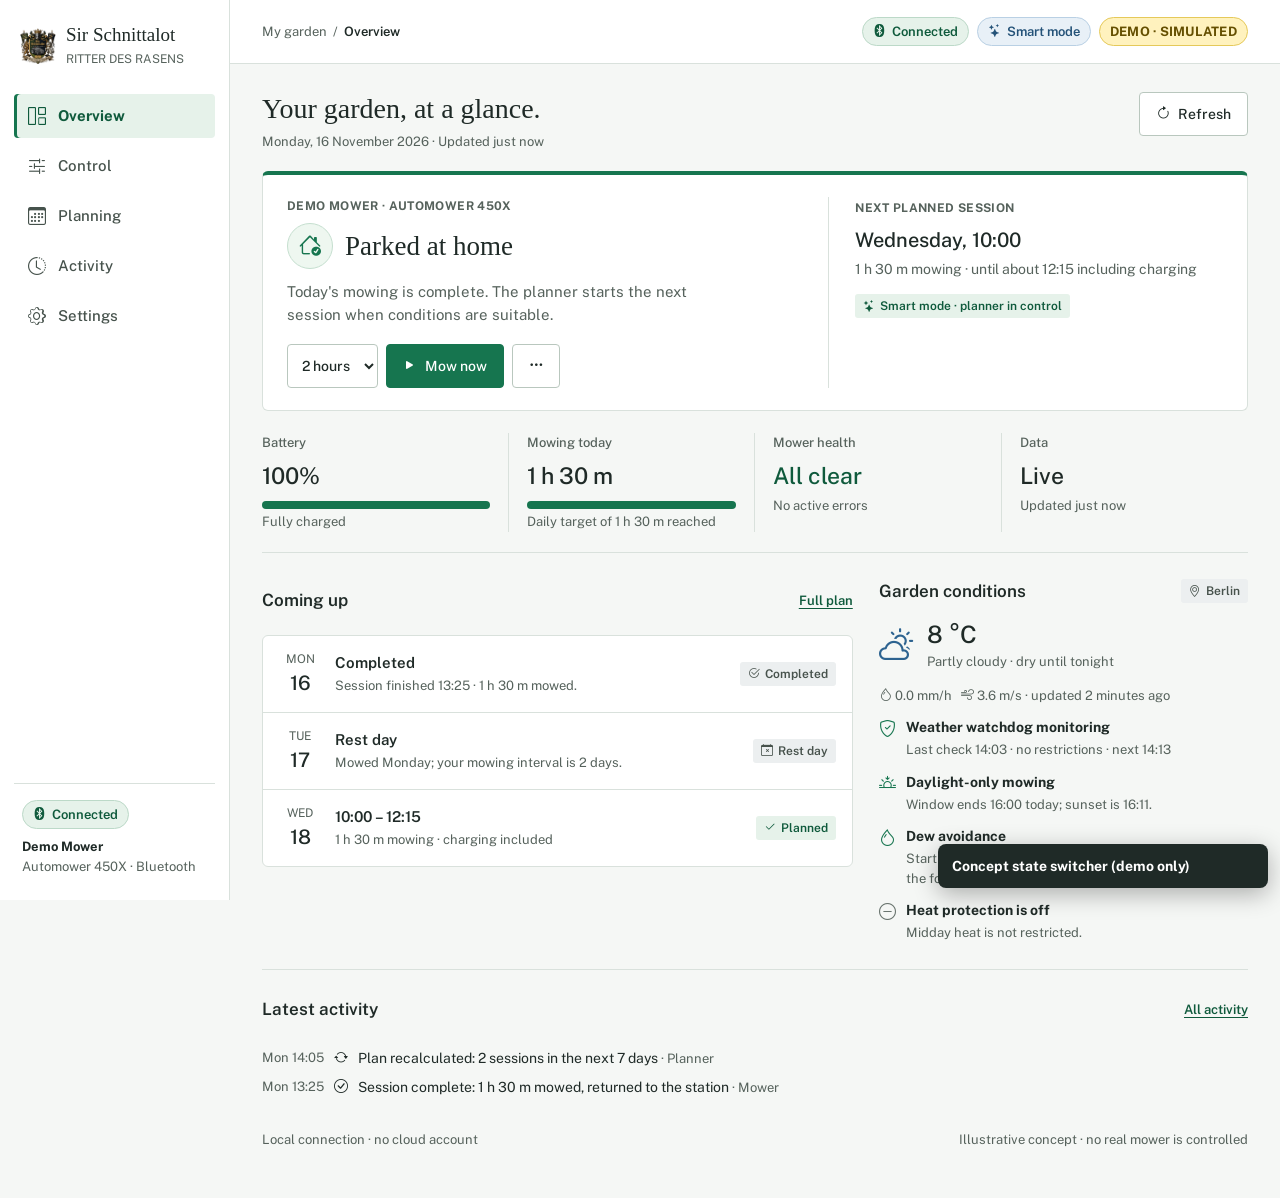
<file: new_gui_concept/gui-concept.html>
<!doctype html>
<html lang="en">
<head>
  <meta charset="utf-8">
  <meta name="viewport" content="width=device-width, initial-scale=1">
  <title>Sir Schnittalot | GUI Concept</title>
  <link rel="stylesheet" href="https://cdn.jsdelivr.net/npm/bootstrap-icons@1.11.3/font/bootstrap-icons.min.css">
  <link rel="stylesheet" href="https://fonts.googleapis.com/css2?family=Public+Sans:wght@400;500;600;700&display=swap">
  <link rel="stylesheet" href="gui-concept.css">
</head>
<body>
  <a class="sr-only" href="#main">Skip to content</a>
  <div class="shell">
    <aside>
      <a class="brand" href="#overview"><img src="../logo.png" alt=""><span><strong>Sir Schnittalot</strong><small>RITTER DES RASENS</small></span></a>
      <nav class="nav" aria-label="Main navigation" id="nav"></nav>
      <div class="sidebar-bottom" id="sidebar-bottom"></div>
    </aside>
    <div class="workspace">
      <header class="top">
        <div class="breadcrumb">My garden <span aria-hidden="true">&nbsp;/&nbsp;</span> <strong id="breadcrumb">Overview</strong></div>
        <a class="mobile-brand" href="#overview"><img src="../logo.png" alt="">Sir Schnittalot</a>
        <div class="chips" id="chips" aria-label="Global status"></div>
      </header>
      <main id="main" tabindex="-1">
        <div id="banners"></div>
        <section class="view" id="overview" aria-labelledby="h-overview" hidden></section>
        <section class="view" id="control" aria-labelledby="h-control" hidden></section>
        <section class="view" id="planning" aria-labelledby="h-planning" hidden></section>
        <section class="view" id="activity" aria-labelledby="h-activity" hidden></section>
        <section class="view" id="settings" aria-labelledby="h-settings" hidden></section>
        <footer class="foot"><span>Local connection &middot; no cloud account</span><span>Illustrative concept &middot; no real mower is controlled</span></footer>
      </main>
    </div>
  </div>

  <div id="snow" aria-hidden="true"></div>
  <div class="toast-wrap" role="status" aria-live="polite" id="toasts"></div>
  <div class="sr-only" role="status" aria-live="polite" id="announcer"></div>

  <details class="switcher" id="switcher">
    <summary>Concept state switcher (demo only)</summary>
    <div class="body" id="switcher-body"></div>
  </details>

  <dialog id="dlg" aria-labelledby="dlg-title"><div class="dlg" id="dlg-body"></div></dialog>

  <script src="gui-concept.js"></script>
  <script src="gui-concept-ui.js"></script>
  <script src="gui-concept-views.js"></script>
</body>
</html>
</file>
<file: new_gui_concept/gui-concept.css>
:root{--ink:#1f2a27;--muted:#56625c;--green:#16754f;--green-dark:#0f5a3c;--line:#d9e1dc;--paper:#f5f7f5;--card:#fff;--yellow:#f4cc55;--blue:#2d6390;--red:#b3261e;--amber:#7a5a00;--radius:6px;--tap:44px}
*{box-sizing:border-box}
body{margin:0;color:var(--ink);background:var(--paper);font:15px/1.5 'Public Sans',system-ui,sans-serif}
button,input,select{font:inherit;color:inherit}
:focus-visible{outline:3px solid #1b5fb5;outline-offset:2px}
button{cursor:pointer}
button:disabled,.button[aria-disabled="true"]{opacity:.55;cursor:not-allowed}
a{color:inherit;text-decoration:none}
p{margin:0}
h1{font:400 28px/1.2 Georgia,serif;margin:0 0 6px}
h2{font-size:17px;margin:0;font-weight:600}
h3{font-size:14px;margin:0 0 6px;font-weight:600}
.sr-only{position:absolute;width:1px;height:1px;overflow:hidden;clip:rect(0 0 0 0);white-space:nowrap}
.subtitle,.muted{color:var(--muted);font-size:13px}
.small{font-size:13px}

/* shell */
.shell{min-height:100vh;display:grid;grid-template-columns:230px minmax(0,1fr)}
aside{background:#fff;border-right:1px solid var(--line);display:flex;flex-direction:column;padding:24px 14px;position:fixed;inset:0 auto 0 0;width:230px;z-index:5}
.brand{display:flex;align-items:center;gap:10px;padding:0 6px 26px}
.brand img{width:36px;height:43px;object-fit:contain}
.brand strong{font:19px/1.15 Georgia,serif;display:block}
.brand small{font-size:12px;color:var(--muted);display:block;margin-top:4px}
.nav{display:grid;gap:6px}
.nav a{display:flex;align-items:center;gap:12px;min-height:var(--tap);padding:0 14px;border-radius:4px;color:#46524c;font-weight:500}
.nav a i{font-size:18px}
.nav a[aria-current="page"]{background:#e6f2ea;color:var(--green-dark);font-weight:700;box-shadow:inset 3px 0 var(--green)}
.nav .nav-dot{margin-left:auto;width:10px;height:10px;border-radius:50%;background:var(--red)}
.sidebar-bottom{margin-top:auto;border-top:1px solid var(--line);padding:16px 8px 0;font-size:13px}
.workspace{grid-column:2;min-width:0}
header.top{min-height:64px;border-bottom:1px solid var(--line);background:#fff;display:flex;align-items:center;justify-content:space-between;padding:8px 32px;gap:12px;flex-wrap:wrap;position:sticky;top:0;z-index:4}
.breadcrumb{font-size:13px;color:var(--muted)}
.breadcrumb strong{color:var(--ink);font-weight:600}
.mobile-brand{display:none;align-items:center;gap:8px;font:18px Georgia,serif}
.mobile-brand img{width:26px;height:31px;object-fit:contain}
.chips{display:flex;gap:8px;align-items:center;flex-wrap:wrap}
.chip{display:inline-flex;align-items:center;gap:6px;font-size:13px;font-weight:600;padding:4px 10px;border-radius:999px;border:1px solid var(--line);background:#fff;white-space:nowrap}
.chip.ok{background:#e6f2ea;color:var(--green-dark);border-color:#bcd9c8}
.chip.warn{background:#fff3cf;color:var(--amber);border-color:#ecd48a}
.chip.bad{background:#fdeceb;color:var(--red);border-color:#f0b9b5}
.chip.info{background:#e8f0f7;color:#245278;border-color:#b9d0e4}
.chip.demo{background:#fff2be;color:#654f00;border-color:#e5c95a;font-weight:700;letter-spacing:.02em}
main{max-width:1220px;margin:auto;padding:28px 32px 48px}
.view[hidden]{display:none}
.page-title{display:flex;justify-content:space-between;align-items:flex-start;margin-bottom:20px;gap:15px;flex-wrap:wrap}
footer.foot{margin-top:28px;color:var(--muted);font-size:13px;display:flex;justify-content:space-between;gap:12px;flex-wrap:wrap}

/* controls */
.button{background:#fff;border:1px solid #b9c7be;color:var(--ink);min-height:var(--tap);padding:0 16px;border-radius:4px;display:inline-flex;align-items:center;justify-content:center;gap:8px;font-size:14px;font-weight:500}
.button:hover:not(:disabled){background:#f0f5f1}
.button.primary{background:var(--green);border-color:var(--green);color:#fff}
.button.primary:hover:not(:disabled){background:var(--green-dark)}
.button.danger{border-color:#d49a96;color:var(--red)}
.button.small{min-height:36px;padding:0 12px;font-size:13px}
.text-link{color:var(--green-dark);font-size:13px;font-weight:600;text-decoration:underline;text-underline-offset:3px;background:none;border:0;padding:0;min-height:var(--tap);display:inline-flex;align-items:center}
input[type=time],input[type=number],input[type=text],select{min-height:var(--tap)}
.win-list{display:grid}
.subopts{margin:0 0 10px 30px;padding-left:14px;border-left:2px solid var(--line)}
.win-day{display:grid;grid-template-columns:110px minmax(0,1fr) auto;gap:10px 12px;align-items:start;padding:10px 0;border-top:1px solid var(--line)}
.win-name{font-weight:600;padding-top:10px}
.win-rows{display:grid;gap:8px}
.win-row{display:flex;flex-wrap:wrap;align-items:center;gap:8px}
.win-row .error{flex-basis:100%}
.win-rows>.muted{padding-top:10px}
@media(max-width:720px){.win-day{grid-template-columns:minmax(0,1fr) auto}.win-rows{grid-column:1/-1;grid-row:2}}
.tag{font-size:12px;font-weight:600;border-radius:3px;padding:3px 8px;display:inline-flex;align-items:center;gap:5px;background:#e6f2ea;color:var(--green-dark);white-space:nowrap}
.tag.blue{background:#e8f0f7;color:#245278}
.tag.gray{background:#eceff0;color:#47524c}
.tag.amber{background:#fff3cf;color:var(--amber)}
.tag.red{background:#fdeceb;color:var(--red)}

/* forms */
.field{display:block;font-size:13px;font-weight:600}
.field input,.field select{display:block;width:100%;margin-top:5px;min-height:var(--tap);padding:0 10px;border:1px solid #9fb0a5;border-radius:4px;background:#fff;font-weight:400}
.field input[aria-invalid="true"]{border-color:var(--red);background:#fff8f7}
.field .hint{display:block;font-weight:400;color:var(--muted);font-size:13px;margin-top:4px}
.field .error{display:block;font-weight:600;color:var(--red);font-size:13px;margin-top:4px}
.field-grid{display:grid;grid-template-columns:repeat(auto-fit,minmax(200px,1fr));gap:16px}
.check{display:flex;gap:10px;align-items:flex-start;min-height:var(--tap);padding:6px 0;font-size:14px}
.check input{width:22px;height:22px;margin:0;flex:none}
.check small{display:block;color:var(--muted);font-size:13px}

/* cards and bands */
.card{background:var(--card);border:1px solid var(--line);border-radius:var(--radius);padding:20px 22px}
.card+.card,.stack>*+*{margin-top:16px}
.card-title{display:flex;align-items:center;justify-content:space-between;gap:12px;margin-bottom:12px;flex-wrap:wrap}
.grid2{display:grid;grid-template-columns:repeat(auto-fit,minmax(300px,1fr));gap:16px}
.status-band{background:#fff;border:1px solid var(--line);border-top:4px solid var(--green);border-radius:var(--radius);padding:22px 24px;display:grid;grid-template-columns:minmax(0,1.3fr) minmax(0,1fr);gap:28px}
.status-band.tone-warn{border-top-color:#c89a1a}
.status-band.tone-bad{border-top-color:var(--red)}
.status-band.tone-off{border-top-color:#8a958f}
.status-band.tone-info{border-top-color:var(--blue)}
.eyebrow{text-transform:uppercase;font-size:12px;color:var(--muted);font-weight:700;margin-bottom:8px;letter-spacing:.03em}
.live-status{display:flex;align-items:center;gap:12px}
.status-symbol{width:46px;height:46px;flex:none;display:grid;place-items:center;border:1px solid #c5dfcf;background:#eef7f0;border-radius:50%;font-size:22px;color:var(--green)}
.tone-warn .status-symbol{background:#fff6dc;border-color:#e8d28c;color:var(--amber)}
.tone-bad .status-symbol{background:#fdeceb;border-color:#f0b9b5;color:var(--red)}
.tone-off .status-symbol{background:#eef0ef;border-color:#cfd5d1;color:#55605a}
.tone-info .status-symbol{background:#e8f0f7;border-color:#b9d0e4;color:var(--blue)}
.live-status h2{font:27px/1.15 Georgia,serif}
.status-description{color:var(--muted);margin:12px 0 18px;max-width:430px}
.actions{display:flex;gap:8px;flex-wrap:wrap}
.session-info{border-left:1px solid var(--line);padding:2px 0 2px 26px}
.session-info strong{display:block;font-size:20px;font-weight:500;margin-bottom:4px}
.session-info p{color:var(--muted);font-size:14px}
.session-info .tag{margin-top:14px}
.metrics{display:grid;grid-template-columns:repeat(4,minmax(0,1fr));border-bottom:1px solid var(--line);margin:22px 0 26px;padding-bottom:20px}
.metric{padding:0 18px;border-right:1px solid var(--line)}
.metric:first-child{padding-left:0}
.metric:last-child{border:0}
.metric h3{font-size:13px;font-weight:500;color:var(--muted);margin-bottom:6px}
.metric strong{font-size:23px;font-weight:500;display:block}
.metric small{font-size:13px;color:var(--muted);display:block;margin-top:3px}
.meter{background:#dce9df;height:8px;border-radius:4px;margin-top:8px;overflow:hidden}
.meter span{display:block;height:100%;background:var(--green)}
.meter.blue span{background:var(--blue)}
.cols{display:grid;grid-template-columns:minmax(0,1.6fr) minmax(0,1fr);gap:26px}
.list{background:#fff;border:1px solid var(--line);border-radius:var(--radius)}
.row{display:flex;align-items:center;gap:14px;padding:14px 16px;border-bottom:1px solid var(--line)}
.row:last-child{border:0}
button.row{width:100%;text-align:left;background:none;border-width:0 0 1px}
button.row:hover{background:#f4f8f5}
.day-stamp{min-width:42px;text-align:center}
.day-stamp small{display:block;font-size:12px;color:var(--muted)}
.day-stamp strong{font-size:20px;font-weight:500}
.row-main{flex:1;min-width:0}
.row-main strong{font-weight:600;display:block}
.row-main small{display:block;color:var(--muted);font-size:13px;margin-top:2px}
.kv{display:grid;grid-template-columns:auto 1fr;gap:6px 16px;font-size:14px;margin:0}
.kv dt{color:var(--muted)}
.kv dd{margin:0}
.weather-line{display:flex;gap:14px;align-items:center;margin-bottom:14px}
.weather-line>i{font-size:34px;color:var(--blue)}
.weather-line strong{font-size:24px;font-weight:500}
.protection{display:flex;align-items:flex-start;gap:10px;margin-top:12px;font-size:14px}
.protection i{color:var(--green);font-size:17px}
.protection.off i{color:#6a756f}
.protection p{color:var(--muted);font-size:13px;margin-top:2px}
.recent{margin-top:26px;border-top:1px solid var(--line);padding-top:18px}
.event-line{display:flex;align-items:flex-start;gap:10px;font-size:14px;padding:4px 0}
.event-line time{color:var(--muted);font-size:13px;min-width:48px}

/* banners */
.banner{display:flex;gap:12px;align-items:flex-start;padding:12px 16px;border-left:4px solid var(--blue);background:#e8f0f7;margin-bottom:16px;border-radius:0 var(--radius) var(--radius) 0}
.banner.warn{border-color:#c89a1a;background:#fff6dc}
.banner.bad{border-color:var(--red);background:#fdeceb}
.banner.ok{border-color:var(--green);background:#e6f2ea}
.banner>i{font-size:19px;margin-top:2px}
.banner .grow{flex:1;min-width:0}
.banner .actions{margin-top:8px}

/* empty / loading */
.empty{border:1px dashed #9fb0a5;border-radius:var(--radius);padding:30px 22px;text-align:center;background:#fff}
.empty>i{font-size:34px;color:#6a756f}
.empty h2{margin:8px 0 6px}
.empty p{color:var(--muted);max-width:480px;margin:0 auto 14px}
.skeleton{height:14px;border-radius:4px;background:linear-gradient(90deg,#e6ebe8,#f3f6f4,#e6ebe8);margin:10px 0}

/* tabs */
.subnav{display:flex;gap:20px;border-bottom:1px solid var(--line);margin-bottom:20px;overflow-x:auto}
.subnav [role="tab"]{background:none;border:0;border-bottom:3px solid transparent;color:var(--muted);padding:0 2px;min-height:var(--tap);font-weight:500;white-space:nowrap}
.subnav [role="tab"][aria-selected="true"]{border-color:var(--green);color:var(--green-dark);font-weight:700}

/* planning */
.plan-summary{display:flex;align-items:flex-start;gap:12px;background:#e9f3ed;border-left:4px solid var(--green);padding:14px 18px;margin-bottom:20px}
.plan-summary.warn{background:#fff6dc;border-color:#c89a1a}
.plan-summary.bad{background:#fdeceb;border-color:var(--red)}
.plan-summary.info{background:#e8f0f7;border-color:var(--blue)}
.plan-summary>i{font-size:20px;margin-top:2px}
.plan-summary small{display:block;color:var(--muted);font-size:13px;margin-top:3px}
.week-grid{display:grid;grid-template-columns:repeat(7,minmax(0,1fr));border:1px solid var(--line);border-radius:var(--radius);overflow:hidden;background:#fff;margin-bottom:22px}
.week-day{padding:0;border-right:1px solid var(--line)}
.week-day:last-child{border:0}
.week-day>button{display:block;width:100%;min-height:176px;text-align:left;background:none;border:0;padding:12px 10px}
.week-day>button:hover{background:#f4f8f5}
.week-day.today{background:#f1f7f2}
.week-day.selected>button{box-shadow:inset 0 -3px var(--green);background:#eaf3ed}
.week-date{display:flex;justify-content:space-between;font-size:13px;color:var(--muted)}
.week-date strong{color:var(--ink);font-size:17px}
.forecast-mini{margin:8px 0 10px;font-size:13px;color:var(--muted)}
.slot{background:#e6f2ea;border-left:3px solid var(--green);padding:7px 8px;font-size:13px}
.slot strong{display:block}
.slot.done{background:#eceff0;border-color:#8a958f}
.slot.live{background:#e8f0f7;border-color:var(--blue)}
.noslot{font-size:13px;color:#46524c;padding:7px 8px;border-left:3px solid #c4ccc7;background:#f6f7f6}
.decision-table{width:100%;border-collapse:collapse;font-size:14px}
.decision-table th{text-align:left;font-size:13px;color:var(--muted);font-weight:600;padding:6px 8px;border-bottom:1px solid var(--line)}
.decision-table td{padding:10px 8px;border-bottom:1px solid var(--line);vertical-align:top}
.detail-panel{border-left:4px solid var(--green)}
.big-number{font-size:34px;font-weight:500;line-height:1}
.big-number small{font-size:14px;color:var(--muted);font-weight:400}

/* schedule editor */
.sched-table{width:100%;border-collapse:collapse;font-size:14px}
.sched-table th,.sched-table td{padding:8px;border-bottom:1px solid var(--line);text-align:left}
.days{display:flex;gap:4px}
.days span{width:26px;height:26px;border-radius:50%;display:inline-grid;place-items:center;font-size:12px;background:#eceff0;color:#47524c}
.days span.on{background:var(--green);color:#fff}

/* session detail */
.curve{width:100%;height:120px;background:#f7faf8;border:1px solid var(--line);border-radius:4px}
.timeline{display:flex;height:22px;border-radius:4px;overflow:hidden;margin:8px 0}
.timeline span{display:block;height:100%}
.legend{display:flex;gap:14px;flex-wrap:wrap;font-size:13px;color:var(--muted)}
.legend i{display:inline-block;width:12px;height:12px;border-radius:2px;margin-right:5px;vertical-align:-1px}
.map-ph{height:160px;border:1px solid var(--line);border-radius:4px;background:repeating-linear-gradient(45deg,#eef4ef,#eef4ef 10px,#e5eee7 10px,#e5eee7 20px);display:grid;place-items:center;color:var(--muted);text-align:center;font-size:13px;padding:10px}

/* state switcher (demo-only) */
.switcher{position:fixed;right:12px;bottom:12px;z-index:30;background:#1f2a27;color:#fff;border-radius:8px;width:min(330px,calc(100vw - 24px));box-shadow:0 6px 24px rgba(0,0,0,.3)}
.switcher summary{cursor:pointer;padding:10px 14px;font-weight:700;font-size:14px;min-height:var(--tap);display:flex;align-items:center}
.switcher .body{padding:0 14px 14px;display:grid;gap:10px;max-height:60vh;overflow:auto}
.switcher label{font-size:13px;display:block}
.switcher select{width:100%;min-height:40px;margin-top:3px;background:#fff;color:#1f2a27;border-radius:4px;border:0;padding:0 8px}
.switcher .seg{display:flex;gap:6px}
.switcher .seg button{flex:1;min-height:40px;border-radius:4px;border:1px solid #6b7a73;background:transparent;color:#fff;font-size:13px}
.switcher .seg button[aria-pressed="true"]{background:#fff;color:#1f2a27;font-weight:700}
.switcher p{font-size:12px;color:#c9d3ce}

/* dialog */
dialog{border:0;border-radius:8px;padding:0;max-width:min(560px,calc(100vw - 24px));width:100%;box-shadow:0 10px 40px rgba(0,0,0,.35)}
dialog::backdrop{background:rgba(20,30,26,.5)}
dialog .dlg{padding:22px}
dialog h2{font:22px Georgia,serif;margin-bottom:10px}
dialog ol.steps{padding-left:20px;margin:12px 0}
dialog ol.steps li{margin:6px 0}
dialog ol.steps li[data-s="done"]::marker{color:var(--green)}
dialog ol.steps li[data-s="fail"]{color:var(--red);font-weight:600}
dialog .actions{margin-top:16px;justify-content:flex-end}

/* toast */
.toast-wrap{position:fixed;left:50%;transform:translateX(-50%);bottom:84px;z-index:40;display:grid;gap:8px;width:min(460px,calc(100vw - 24px));pointer-events:none}
.toast{background:#1f2a27;color:#fff;padding:12px 16px;border-radius:6px;font-size:14px;pointer-events:auto}
.toast.bad{background:#7d1b15}

/* winter */
body.winter .status-band{box-shadow:inset 0 0 0 2px #cfe1f1}
#snow{position:fixed;inset:0;pointer-events:none;z-index:3;overflow:hidden}
#snow i{position:absolute;top:-10px;width:6px;height:6px;border-radius:50%;background:#fff;box-shadow:0 0 2px #7aa0c0;animation:fall linear infinite}
@keyframes fall{to{transform:translateY(105vh)}}
@media (prefers-reduced-motion:reduce){#snow{display:none}}

@media(max-width:1050px){
  .shell{grid-template-columns:200px minmax(0,1fr)}
  aside{width:200px}
  main{padding:24px 22px 48px}
  header.top{padding:8px 22px}
  .cols{gap:20px}
  .status-band{gap:20px}
  .week-day>button{padding:10px 6px}
}
@media(max-width:860px){
  .metrics{grid-template-columns:repeat(2,minmax(0,1fr));row-gap:18px}
  .metric:nth-child(2){border:0}
  .metric:nth-child(odd){padding-left:0}
  .status-band,.cols{grid-template-columns:1fr}
  .session-info{border-left:0;border-top:1px solid var(--line);padding:16px 0 0}
}
@media(max-width:720px){
  .shell{display:block}
  aside{inset:auto 0 0;width:100%;height:68px;padding:0;border:0;border-top:1px solid var(--line);flex-direction:row}
  .brand,.sidebar-bottom{display:none}
  .nav{grid-template-columns:repeat(5,minmax(0,1fr));height:100%;gap:0;width:100%}
  .nav a{flex-direction:column;justify-content:center;gap:2px;padding:4px 2px;font-size:12px;border-radius:0;position:relative}
  .nav a[aria-current="page"]{box-shadow:inset 0 3px var(--green)}
  .nav .nav-dot{position:absolute;top:8px;right:22%;margin:0}
  .breadcrumb{display:none}
  .mobile-brand{display:flex}
  header.top{padding:8px 16px}
  main{padding:20px 16px 100px}
  h1{font-size:25px}
  .live-status h2{font-size:24px}
  .week-grid{display:block}
  .week-day{border-right:0;border-bottom:1px solid var(--line)}
  .week-day:last-child{border-bottom:0}
  .week-day>button{min-height:var(--tap);display:grid;grid-template-columns:64px 80px 1fr;gap:8px;align-items:center}
  .week-date{display:block}
  .week-date strong{margin-left:6px}
  .subnav{gap:10px}
  .subnav [role="tab"]{font-size:14px}
  .forecast-mini{margin:0}
  .toast-wrap{bottom:150px}
  .switcher{bottom:76px}
  .decision-table thead{display:none}
  .decision-table tr{display:block;border-bottom:1px solid var(--line);padding:8px 0}
  .decision-table td{display:block;border:0;padding:2px 8px}
  .sched-table{display:block;overflow-x:auto}
  footer.foot{padding-bottom:70px}
}
</file>
